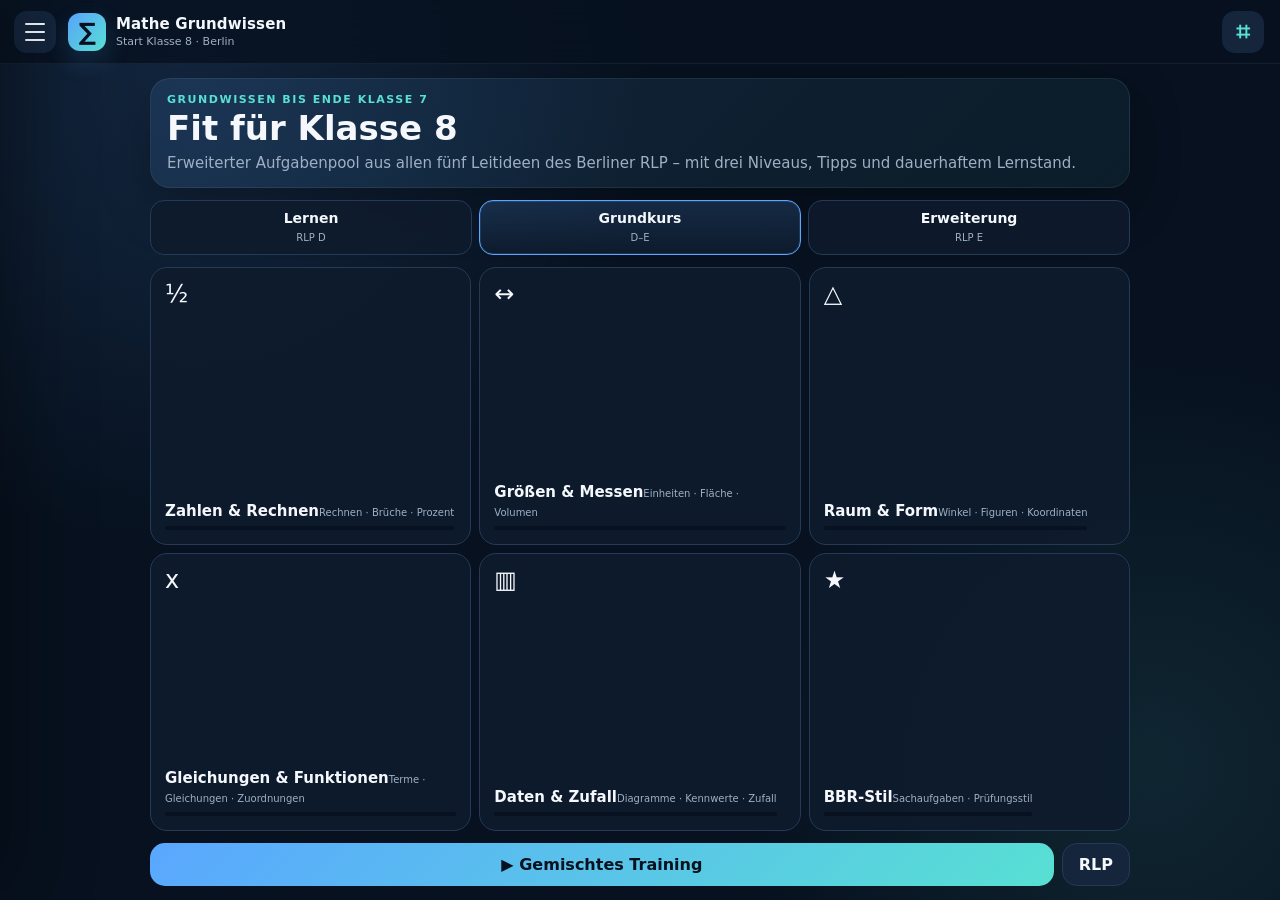
<file: index.html>
<!doctype html>
<html lang="de">
<head>
  <meta charset="utf-8">
  <meta name="viewport" content="width=device-width, initial-scale=1, maximum-scale=1, user-scalable=no, viewport-fit=cover">
  <meta name="theme-color" content="#101827">
  <meta name="description" content="Mathematik-Grundwissentrainer für den Beginn der Klasse 8 – Berlin, Sek I.">
  <meta name="mobile-web-app-capable" content="yes">
  <meta name="apple-mobile-web-app-capable" content="yes">
  <meta name="apple-mobile-web-app-status-bar-style" content="black-translucent">
  <title>CHH Mathe – Grundwissen Klasse 8</title>
  <link rel="manifest" href="manifest.webmanifest">
  <link rel="icon" href="icon.svg" type="image/svg+xml">
  <link rel="apple-touch-icon" href="icon.svg">
  <link rel="stylesheet" href="styles.css?v=6">
</head>
<body>
  <div id="app">
    <header class="topbar">
      <button class="icon-btn" id="menuBtn" aria-label="Menü öffnen" title="Menü"><span></span><span></span><span></span></button>
      <div class="brand"><div class="brand-mark">∑</div><div><strong>Mathe Grundwissen</strong><small>Start Klasse 8 · Berlin</small></div></div>
      <button class="icon-btn calc-shortcut" id="calcShortcut" aria-label="Taschenrechner öffnen" title="Taschenrechner">⌗</button>
    </header>
    <main id="mainView" aria-live="polite"></main>
    <div id="toast" class="toast" role="status" aria-live="polite"></div>
    <div id="drawerBackdrop" class="backdrop" hidden></div>
    <aside id="drawer" class="drawer" aria-label="Hauptmenü" aria-hidden="true">
      <div class="drawer-head"><div><small>CHH · Mathematik</small><h2>Menü</h2></div><button class="icon-btn plain" id="closeDrawer" aria-label="Menü schließen">×</button></div>
      <div class="drawer-body scrollable">
        <div class="drawer-section"><p class="drawer-label">Niveau</p><div class="level-stack" id="drawerLevels">
          <button data-level="lernen"><b>Lernen</b><span>RLP D · stark gestützt</span></button>
          <button data-level="g"><b>Grundkurs</b><span>RLP D–E</span></button>
          <button data-level="e"><b>Erweiterungskurs</b><span>RLP E · anspruchsvoller</span></button>
        </div></div>
        <div class="drawer-actions">
          <button id="menuHome">⌂ <span>Startseite</span></button>
          <button id="menuStats">▥ <span>Auswertung</span></button>
          <button id="menuMail">✉ <span>Auswertung senden</span></button>
          <button id="menuSheet">⎙ <span>Arbeitsblatt als PDF</span></button>
          <button id="menuCalc">⌗ <span>Taschenrechner</span></button>
          <button id="menuQr">▦ <span>QR-Code dieser Seite</span></button>
          <button id="menuRlp">≡ <span>RLP & Themen</span></button>
          <button id="menuReset">↺ <span>Lernstand zurücksetzen</span></button>
        </div>
        <label class="toggle-row" title="Zusatzthemen der Niveaustufe E, deren Behandlung in Klasse 7 von der schulinternen Reihenfolge abhängt."><span><b>Zusatzthemen</b><small>nur wenn bereits behandelt</small></span><input id="advancedToggle" type="checkbox"><i></i></label>
        <p class="drawer-hint">Eingaben erfolgen über das App-Tastenfeld: Brüche mit <b>/</b> (z. B. 3/4), gemischte Zahlen mit Leerzeichen (z. B. 2 1/2), Dezimalzahlen mit Komma. Über <b>ABC</b> lassen sich Terme und Wörter eingeben.</p>
      </div>
      <div class="drawer-foot"><span id="versionLabel">v1.5</span><span>Fortschritt bleibt auf diesem Gerät.</span></div>
    </aside>

    <dialog id="calcDialog" class="modal calc-modal"><form method="dialog" class="modal-shell scrollable">
      <div class="modal-head"><div><small>Werkzeug</small><h2>Taschenrechner</h2></div><button class="icon-btn plain" value="cancel" aria-label="Schließen">×</button></div>
      <div class="calc-display"><div id="calcExpression" class="calc-expression">&nbsp;</div><div id="calcResult" class="calc-result">0</div></div>
      <div id="calcGrid" class="calc-grid">
        <button type="button" data-calc="clear" class="danger">C</button><button type="button" data-calc="back">⌫</button><button type="button" data-calc="(">(</button><button type="button" data-calc=")">)</button>
        <button type="button" data-calc="7">7</button><button type="button" data-calc="8">8</button><button type="button" data-calc="9">9</button><button type="button" data-calc="/" class="op">÷</button>
        <button type="button" data-calc="4">4</button><button type="button" data-calc="5">5</button><button type="button" data-calc="6">6</button><button type="button" data-calc="*" class="op">×</button>
        <button type="button" data-calc="1">1</button><button type="button" data-calc="2">2</button><button type="button" data-calc="3">3</button><button type="button" data-calc="-" class="op">−</button>
        <button type="button" data-calc="0">0</button><button type="button" data-calc=",">,</button><button type="button" data-calc="%">%</button><button type="button" data-calc="+" class="op">+</button>
        <button type="button" data-calc="sqrt">√</button><button type="button" data-calc="square">x²</button><button type="button" data-calc="pi">π</button><button type="button" data-calc="equals" class="equals">=</button>
      </div>
    </form></dialog>

    <dialog id="qrDialog" class="modal"><form method="dialog" class="modal-shell compact-modal scrollable">
      <div class="modal-head"><div><small>Teilen</small><h2>QR-Code</h2></div><button class="icon-btn plain" value="cancel" aria-label="Schließen">×</button></div>
      <div id="qrCode" class="qr-box"></div><p class="qr-url" id="qrUrl"></p><p class="muted center">Der Code wird automatisch aus der aktuell geöffneten Website-Adresse erzeugt.</p>
    </form></dialog>

    <dialog id="infoDialog" class="modal"><form method="dialog" class="modal-shell info-shell scrollable">
      <div class="modal-head"><div><small>Curriculum</small><h2>RLP & Themen</h2></div><button class="icon-btn plain" value="cancel" aria-label="Schließen">×</button></div>
      <div class="rlp-summary"><div><b>Lernen</b><span>Niveaustufe D</span></div><div><b>Grundkurs</b><span>D–E</span></div><div><b>Erweiterung</b><span>E</span></div></div>
      <div class="info-grid">
        <article><b>Zahlen &amp; Operationen</b><span>Grundrechenarten, Brüche, Dezimalzahlen, Teilbarkeit; E: rationale Zahlen und Prozentrechnung.</span></article>
        <article><b>Größen &amp; Messen</b><span>Einheiten, Umfang, Fläche, Volumen; maßstäbliche und zusammengesetzte Größen.</span></article>
        <article><b>Raum &amp; Form</b><span>Winkel, Dreiecke, Symmetrie, Koordinaten, Kongruenz und geometrische Beziehungen.</span></article>
        <article><b>Gleichungen &amp; Funktionen</b><span>Terme, Gleichungen, direkte Proportionalität; E: Verhältnisgleichungen und indirekte Proportionalität.</span></article>
        <article><b>Daten &amp; Zufall</b><span>Diagramme, Kennwerte, Häufigkeiten, einfache Zufallsexperimente und Kombinatorik.</span></article>
        <article><b>BBR-Stil</b><span>Neu formulierte, alltagsbezogene Aufgaben im Stil zentraler Prüfungen – nur mit bereits bekanntem Stoff.</span></article>
      </div>
      <p class="source-note">Grundlage: Fachteil C Mathematik des Rahmenlehrplans Berlin-Brandenburg, amtliche Fassung 2023. Die Doppeljahrgangsstufe 7/8 lässt schulinterne Reihenfolgen zu; deshalb sind weiterführende E-Themen standardmäßig ausgeschaltet.</p>
    </form></dialog>

    <dialog id="statsDialog" class="modal"><form method="dialog" class="modal-shell stats-shell scrollable">
      <div class="modal-head"><div><small>Lernstand</small><h2>Auswertung</h2></div><button class="icon-btn plain" value="cancel" aria-label="Schließen">×</button></div>
      <div id="statsContent"></div>
      <div class="dialog-actions one"><button type="button" id="statsSend" class="btn secondary">✉ Auswertung an die Lehrkraft senden</button></div>
      <p class="source-note">Die Auswertung wird ausschließlich lokal auf diesem Gerät gespeichert. Sie berücksichtigt alle seit dem letzten Zurücksetzen beantworteten Aufgaben.</p>
    </form></dialog>


    <dialog id="mailDialog" class="modal mail-modal"><form method="dialog" class="modal-shell scrollable">
      <div class="modal-head"><div><small>Auswertung</small><h2>An die Lehrkraft senden</h2></div><button class="icon-btn plain" value="cancel" aria-label="Schließen">×</button></div>
      <p class="muted">Empfänger: <b id="mailTo">alexander.goehl@chh.berlin</b>. Die Nachricht wird im E-Mail-Programm vorbereitet und erst dort von dir abgeschickt.</p>
      <label class="field-label" for="userName">Name</label>
      <div class="numeric-row">
        <input id="userName" class="answer-input" type="text" inputmode="none" enterkeyhint="done" autocomplete="off" autocorrect="off" spellcheck="false" placeholder="Vor- und Nachname">
        <button type="button" id="mailSysKb" class="kb-toggle" title="Gerätetastatur ein-/ausschalten" aria-label="Gerätetastatur ein- oder ausschalten">⌨</button>
      </div>
      <div id="mailKeypadHost"></div>
      <label class="field-label" for="reportText">Diese Auswertung wird gesendet</label>
      <textarea id="reportText" class="report-text scrollable" readonly rows="8" aria-label="Auswertungstext"></textarea>
      <p id="mailStatus" class="muted center" role="status" aria-live="polite"></p>
      <p id="mailSetup" class="setup-note" hidden>Direktversand noch nicht eingerichtet: Formspree-Formular-ID in <code>app.js</code> bei <code>FORMSPREE_ID</code> eintragen.</p>
      <div class="dialog-actions"><button type="button" id="copyReport" class="btn ghost">Text kopieren</button><button type="button" id="sendReport" class="btn secondary">E-Mail öffnen</button><button type="button" id="postReport" class="btn span-2" hidden>Jetzt senden</button></div>
    </form></dialog>


    <dialog id="sheetDialog" class="modal sheet-modal"><form method="dialog" class="modal-shell scrollable">
      <div class="modal-head"><div><small>Arbeitsblatt</small><h2>Aufgaben als PDF</h2></div><button class="icon-btn plain" value="cancel" aria-label="Schließen">×</button></div>
      <div id="sheetOptions"></div>
      <label class="toggle-row"><span><b>Lösungskasten am Ende</b><small>richtige und ebenso viele falsche Ergebnisse, gemischt</small></span><input id="sheetSolutions" type="checkbox" checked><i></i></label>
      <p class="muted">Es öffnet sich der Druckdialog des Geräts. Dort als Ziel <b>„Als PDF speichern“</b> (bzw. „Microsoft Print to PDF“) wählen.</p>
      <p id="sheetStatus" class="muted center" role="status" aria-live="polite"></p>
      <div class="dialog-actions one"><button type="button" id="printSheetBtn" class="btn">⎙ Arbeitsblatt erstellen</button></div>
    </form></dialog>

    <dialog id="confirmDialog" class="modal"><form method="dialog" class="modal-shell compact-modal">
      <div class="modal-head"><div><small>Lernstand</small><h2>Zurücksetzen?</h2></div></div><p class="muted">Alle auf diesem Gerät gespeicherten Treffer, Fehler und Serien werden gelöscht.</p>
      <div class="dialog-actions"><button value="cancel" class="btn ghost">Abbrechen</button><button value="ok" id="confirmReset" class="btn danger-btn">Zurücksetzen</button></div>
    </form></dialog>

    <script src="app.js?v=6"></script>
  </div>
  <div id="printSheet" aria-hidden="true"></div>
</body>
</html>
</file>
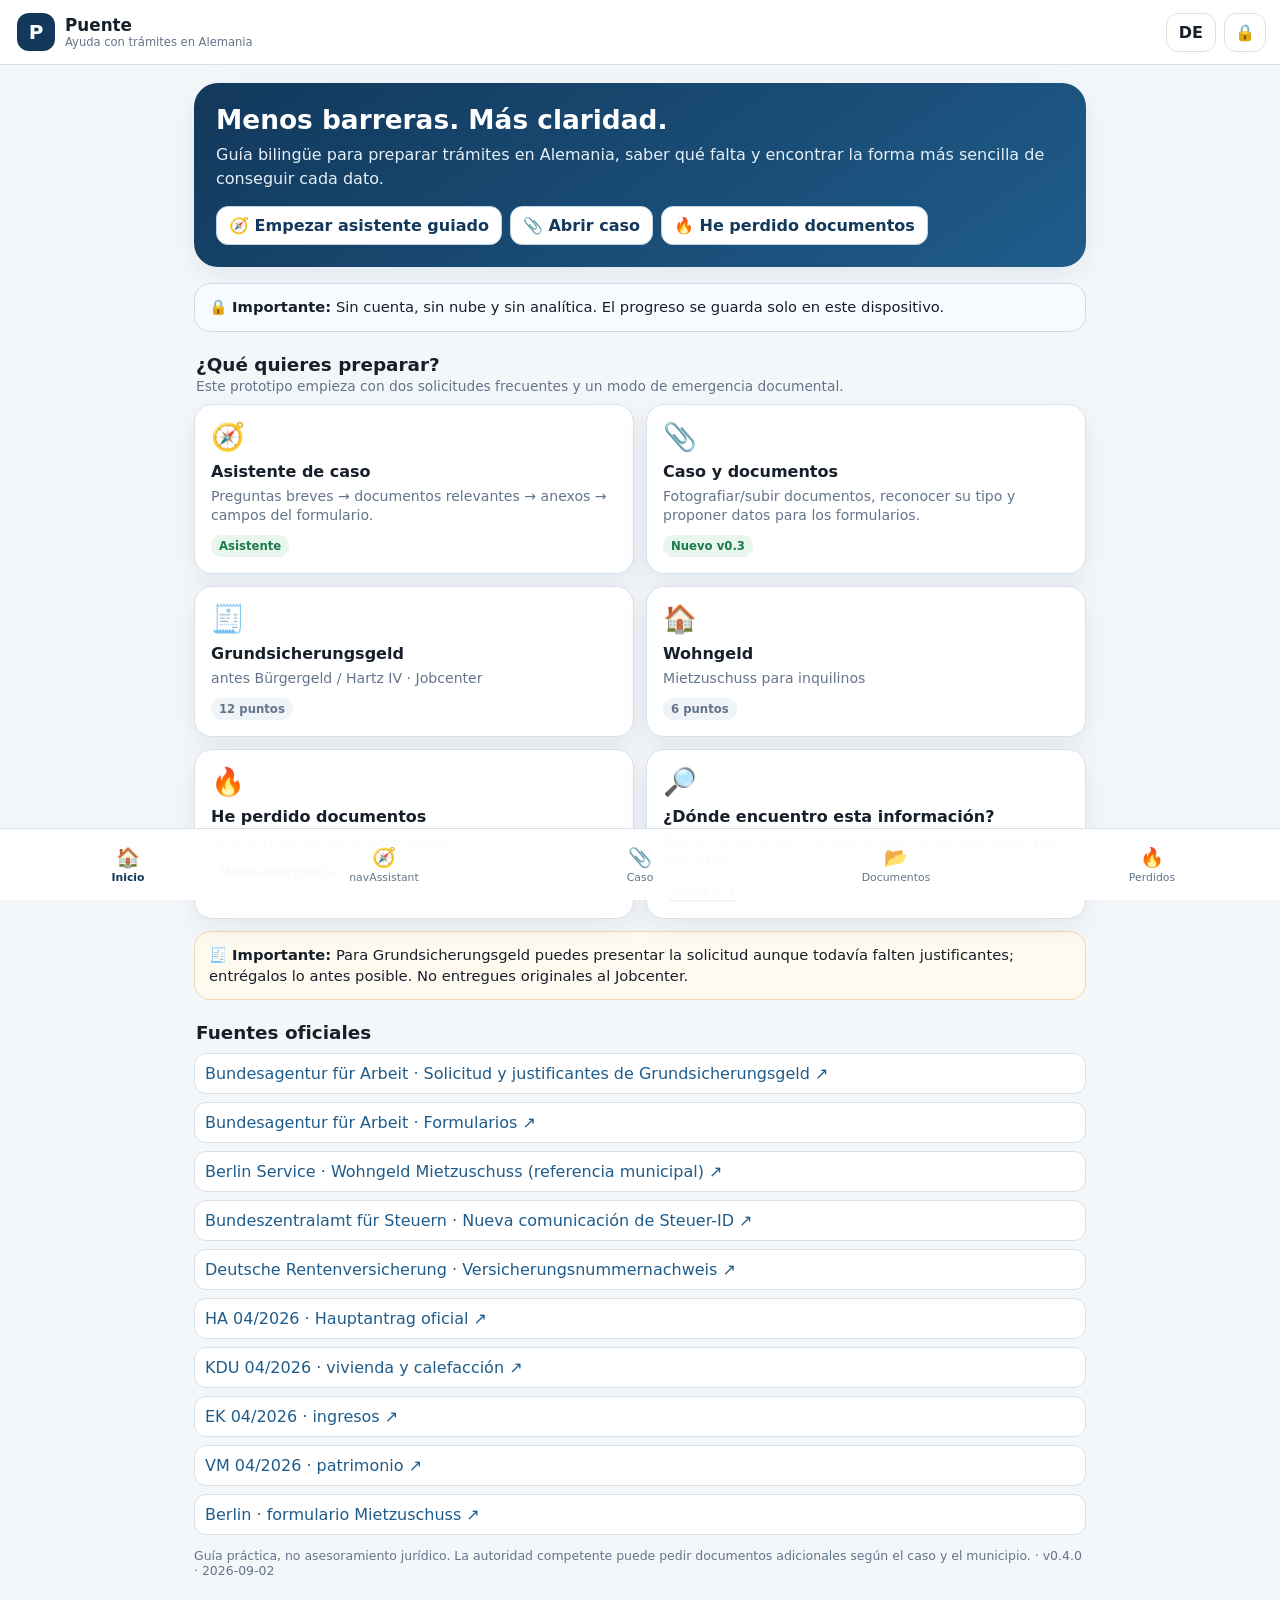
<file: puente/index.html>
<!doctype html>
<html lang="es">
<head>
  <meta charset="utf-8">
  <meta name="viewport" content="width=device-width,initial-scale=1,viewport-fit=cover">
  <meta name="theme-color" content="#12385b">
  <meta name="description" content="Navegador bilingüe de trámites para personas hispanohablantes en Alemania.">
  <title>Puente · Ayuda con trámites</title>
  <link rel="manifest" href="manifest.webmanifest">
  <link rel="stylesheet" href="styles.css">
</head>
<body>
  <header class="topbar">
    <button id="homeBtn" class="brand-btn" aria-label="Inicio">
      <span class="brand-mark">P</span>
      <span><strong>Puente</strong><small id="brandSubtitle">Ayuda con trámites en Alemania</small></span>
    </button>
    <div class="top-actions">
      <button id="langBtn" class="chip" type="button">DE</button>
      <button id="privacyBtn" class="icon-btn" type="button" aria-label="Privacidad">🔒</button>
    </div>
  </header>

  <main id="app" class="app-shell" aria-live="polite"></main>

  <nav class="bottom-nav" aria-label="Navegación">
    <button data-route="home" class="nav-btn active"><span>🏠</span><small data-i18n="navHome">Inicio</small></button>
    <button data-route="assistant" class="nav-btn"><span>🧭</span><small data-i18n="navAssistant">Asistente</small></button>
    <button data-route="case" class="nav-btn"><span>📎</span><small id="caseNavLabel">Caso</small></button>
    <button data-route="docs" class="nav-btn"><span>📂</span><small data-i18n="navDocs">Documentos</small></button>
    <button data-route="lost" class="nav-btn"><span>🔥</span><small data-i18n="navLost">Perdidos</small></button>
  </nav>

  <dialog id="modal" class="modal">
    <form method="dialog" class="modal-card">
      <div class="modal-head">
        <h2 id="modalTitle"></h2>
        <button class="icon-btn" value="cancel" aria-label="Cerrar">✕</button>
      </div>
      <div id="modalBody"></div>
    </form>
  </dialog>

  <script src="loader.js"></script>
</body>
</html>
</file>
<file: styles.css>
:root{
  --bg:#07111f;--panel:#0e1b2d;--panel2:#14253c;--line:#243a56;--text:#f4f7fb;--muted:#9fb0c5;--blue:#5aa7ff;--cyan:#58e0d3;--green:#65d38e;--yellow:#ffd166;--red:#ff7373;--violet:#b99cff;--shadow:0 18px 50px rgba(0,0,0,.28);--r:20px
}
*{box-sizing:border-box}html,body,#app{width:100%;height:100%;margin:0;overflow:hidden;overscroll-behavior:none}html{background:var(--bg)}body{position:fixed;inset:0;touch-action:manipulation;min-height:100vh;min-height:100dvh;font-family:Inter,ui-sans-serif,system-ui,-apple-system,BlinkMacSystemFont,"Segoe UI",sans-serif;color:var(--text);background:radial-gradient(circle at 15% 10%,rgba(90,167,255,.14),transparent 34%),radial-gradient(circle at 90% 85%,rgba(88,224,211,.10),transparent 30%),var(--bg);-webkit-tap-highlight-color:transparent}button,input{font:inherit}button{touch-action:manipulation}#app{display:grid;grid-template-rows:auto minmax(0,1fr);position:relative}.topbar{height:64px;min-height:64px;padding:env(safe-area-inset-top) max(14px,env(safe-area-inset-right)) 0 max(14px,env(safe-area-inset-left));display:grid;grid-template-columns:44px minmax(0,1fr) 44px;gap:10px;align-items:center;border-bottom:1px solid rgba(255,255,255,.06);background:rgba(7,17,31,.78);backdrop-filter:blur(16px);z-index:4}.brand{display:flex;align-items:center;gap:10px;min-width:0}.brand-mark{width:38px;height:38px;border-radius:12px;display:grid;place-items:center;background:linear-gradient(135deg,var(--blue),var(--cyan));color:#07111f;font-size:24px;font-weight:900;box-shadow:0 10px 25px rgba(90,167,255,.18)}.brand strong,.brand small{display:block;white-space:nowrap;overflow:hidden;text-overflow:ellipsis}.brand strong{font-size:15px;letter-spacing:.01em}.brand small{font-size:11px;color:var(--muted);margin-top:2px}.icon-btn{width:42px;height:42px;border:0;border-radius:13px;display:grid;place-items:center;color:var(--text);background:var(--panel2);cursor:pointer;font-weight:800;font-size:22px}.icon-btn:active{transform:scale(.96)}.icon-btn.plain{background:transparent}#menuBtn{gap:4px;padding:11px}#menuBtn span{height:2px;width:20px;border-radius:2px;background:var(--text);display:block}.calc-shortcut{font-size:24px;color:var(--cyan)}#mainView{min-height:0;overflow:hidden;width:100%;height:100%;padding:14px max(14px,env(safe-area-inset-right)) max(14px,env(safe-area-inset-bottom)) max(14px,env(safe-area-inset-left))}.home-screen,.trainer-screen,.result-screen{width:min(100%,980px);height:100%;margin:0 auto;min-height:0}.home-screen{display:grid;grid-template-rows:auto auto minmax(0,1fr) auto;gap:10px}.hero{border:1px solid rgba(255,255,255,.07);border-radius:var(--r);padding:14px 16px;background:linear-gradient(135deg,rgba(90,167,255,.12),rgba(88,224,211,.06));box-shadow:var(--shadow)}.kicker{font-size:11px;text-transform:uppercase;letter-spacing:.14em;color:var(--cyan);font-weight:800}.hero h1{font-size:clamp(21px,5vw,34px);line-height:1.05;margin:5px 0 6px}.hero p{font-size:clamp(12px,2.7vw,15px);color:var(--muted);margin:0;line-height:1.35}.level-picker{display:grid;grid-template-columns:repeat(3,1fr);gap:7px}.level-picker button{border:1px solid var(--line);border-radius:14px;background:rgba(14,27,45,.86);color:var(--muted);padding:9px 7px;min-width:0;cursor:pointer}.level-picker button b{display:block;color:var(--text);font-size:clamp(11px,2.7vw,14px);white-space:nowrap;overflow:hidden;text-overflow:ellipsis}.level-picker button small{font-size:10px}.level-picker button.active{border-color:var(--blue);background:linear-gradient(180deg,rgba(90,167,255,.18),rgba(14,27,45,.92));box-shadow:inset 0 0 0 1px rgba(90,167,255,.18)}.topic-grid{min-height:0;display:grid;grid-template-columns:repeat(2,minmax(0,1fr));grid-template-rows:repeat(3,minmax(0,1fr));gap:8px}.topic-card{border:1px solid var(--line);border-radius:17px;background:rgba(14,27,45,.9);color:var(--text);padding:10px 11px;text-align:left;cursor:pointer;min-height:0;display:flex;flex-direction:column;justify-content:space-between;overflow:hidden;transition:.18s ease}.topic-card:active{transform:scale(.985)}.topic-icon{font-size:clamp(17px,4vw,24px);line-height:1}.topic-card b{font-size:clamp(12px,3.1vw,15px);line-height:1.1;margin-top:5px}.topic-card small{font-size:10px;color:var(--muted);line-height:1.15;margin-top:3px}.mini-progress{height:4px;background:#07111f;border-radius:8px;overflow:hidden;margin-top:6px}.mini-progress i{display:block;height:100%;border-radius:inherit;background:linear-gradient(90deg,var(--blue),var(--cyan))}.start-row{display:grid;grid-template-columns:minmax(0,1fr) auto;gap:8px}.btn{border:0;border-radius:15px;padding:11px 16px;font-weight:800;cursor:pointer;color:#07111f;background:linear-gradient(135deg,var(--blue),var(--cyan))}.btn.secondary{background:var(--panel2);color:var(--text);border:1px solid var(--line)}.btn.ghost{background:transparent;color:var(--text);border:1px solid var(--line)}.trainer-screen{display:grid;grid-template-rows:auto minmax(0,1fr) auto auto;gap:8px}.session-head{display:grid;grid-template-columns:minmax(0,1fr) auto;gap:10px;align-items:center}.session-meta{min-width:0}.session-meta .line1{display:flex;gap:7px;align-items:center;min-width:0}.session-meta b{font-size:13px;white-space:nowrap;overflow:hidden;text-overflow:ellipsis}.pill{font-size:10px;padding:4px 7px;border-radius:999px;background:rgba(90,167,255,.14);color:var(--blue);border:1px solid rgba(90,167,255,.24);white-space:nowrap}.session-meta small{display:block;color:var(--muted);font-size:10px;margin-top:4px}.score-pill{font-size:12px;border:1px solid var(--line);background:var(--panel);padding:7px 9px;border-radius:12px;white-space:nowrap}.progress-track{grid-column:1/-1;height:5px;border-radius:9px;overflow:hidden;background:var(--panel2)}.progress-track i{height:100%;display:block;background:linear-gradient(90deg,var(--blue),var(--cyan));transition:width .25s ease}.question-card{min-height:0;border:1px solid rgba(255,255,255,.07);border-radius:22px;background:linear-gradient(180deg,rgba(20,37,60,.96),rgba(14,27,45,.96));box-shadow:var(--shadow);padding:clamp(13px,3vw,21px);display:grid;grid-template-rows:auto minmax(0,1fr) auto;gap:8px;overflow:hidden}.q-top{display:flex;justify-content:space-between;align-items:center;gap:8px}.q-label{font-size:10px;text-transform:uppercase;letter-spacing:.12em;color:var(--cyan);font-weight:800}.q-difficulty{font-size:10px;color:var(--muted)}.q-body{min-height:0;display:flex;flex-direction:column;align-items:center;justify-content:center;gap:clamp(7px,2vh,14px);text-align:center;overflow:hidden}.q-body h2{margin:0;max-width:850px;font-size:clamp(18px,4.7vw,31px);line-height:1.15;font-weight:800}.q-context{font-size:clamp(11px,2.6vw,14px);color:var(--muted);line-height:1.3;max-width:760px}.visual{width:min(100%,460px);max-height:31%;display:grid;place-items:center}.visual svg{max-width:100%;max-height:100%;display:block}.answer-area{width:min(100%,680px);margin:0 auto}.mc-grid{display:grid;grid-template-columns:repeat(2,minmax(0,1fr));gap:7px}.answer-btn{border:1px solid var(--line);border-radius:14px;background:#0b1727;color:var(--text);min-height:46px;padding:9px;font-weight:750;cursor:pointer}.answer-btn.selected{border-color:var(--blue);box-shadow:inset 0 0 0 1px var(--blue);background:rgba(90,167,255,.12)}.answer-btn.correct{border-color:var(--green);background:rgba(101,211,142,.12)}.answer-btn.wrong{border-color:var(--red);background:rgba(255,115,115,.12)}.numeric-row{display:grid;grid-template-columns:minmax(0,1fr) auto;gap:8px}.answer-input{width:100%;height:48px;border-radius:14px;border:1px solid var(--line);background:#081421;color:var(--text);padding:0 14px;font-size:19px;font-weight:800;outline:none}.answer-input:focus{border-color:var(--blue);box-shadow:0 0 0 3px rgba(90,167,255,.12)}.unit-label{display:flex;align-items:center;color:var(--muted);font-weight:700;font-size:13px}.q-feedback{min-height:39px;border-radius:13px;padding:7px 9px;display:flex;align-items:center;gap:8px;background:rgba(7,17,31,.55);font-size:11px;line-height:1.25;color:var(--muted)}.q-feedback strong{color:var(--text)}.q-feedback.good{border:1px solid rgba(101,211,142,.35);background:rgba(101,211,142,.08)}.q-feedback.bad{border:1px solid rgba(255,115,115,.32);background:rgba(255,115,115,.07)}.session-actions{display:grid;grid-template-columns:auto minmax(0,1fr) auto;gap:8px}.session-actions .btn{padding:10px 13px}.session-actions .main-action{width:100%}.result-screen{display:grid;place-items:center}.result-card{width:min(100%,600px);max-height:100%;border:1px solid var(--line);border-radius:24px;background:linear-gradient(180deg,var(--panel2),var(--panel));box-shadow:var(--shadow);padding:clamp(16px,4vw,26px);text-align:center}.result-ring{width:104px;height:104px;border-radius:50%;margin:0 auto 10px;display:grid;place-items:center;background:conic-gradient(var(--cyan) var(--pct),var(--line) 0)}.result-ring div{width:82px;height:82px;border-radius:50%;background:var(--panel);display:grid;place-items:center}.result-ring b{font-size:26px}.result-card h2{margin:4px 0 5px;font-size:25px}.result-card p{margin:0;color:var(--muted);font-size:13px}.result-stats{display:grid;grid-template-columns:repeat(3,1fr);gap:7px;margin:14px 0}.result-stats div{border:1px solid var(--line);border-radius:14px;padding:9px 5px;background:#0a1727}.result-stats b{display:block;font-size:18px}.result-stats small{color:var(--muted);font-size:9px}.result-actions{display:grid;grid-template-columns:1fr 1fr;gap:8px}.backdrop{position:fixed;inset:0;background:rgba(0,0,0,.52);z-index:20;backdrop-filter:blur(3px)}.drawer{position:fixed;z-index:21;left:0;top:0;bottom:0;width:min(88vw,360px);background:#0a1626;border-right:1px solid var(--line);box-shadow:35px 0 70px rgba(0,0,0,.3);padding:max(16px,env(safe-area-inset-top)) 16px max(16px,env(safe-area-inset-bottom));transform:translateX(-104%);transition:transform .23s ease;display:grid;grid-template-rows:auto minmax(0,1fr) auto;gap:11px;overflow:hidden}.drawer.open{transform:translateX(0)}.drawer-head{display:flex;justify-content:space-between;align-items:center}.drawer-head small,.drawer-label{color:var(--muted);font-size:10px;text-transform:uppercase;letter-spacing:.13em}.drawer-head h2{margin:2px 0 0;font-size:24px}.drawer-label{margin:0 0 6px}.level-stack{display:grid;gap:5px}.level-stack button{border:1px solid var(--line);background:var(--panel);color:var(--text);border-radius:12px;padding:8px 10px;text-align:left;cursor:pointer}.level-stack button b,.level-stack button span{display:block}.level-stack button b{font-size:12px}.level-stack button span{font-size:9px;color:var(--muted);margin-top:2px}.level-stack button.active{border-color:var(--blue);background:rgba(90,167,255,.10)}.drawer-actions{display:grid;align-content:start;gap:5px}.drawer-actions button{min-height:43px;border:0;border-radius:12px;background:transparent;color:var(--text);display:grid;grid-template-columns:28px 1fr;align-items:center;text-align:left;padding:7px 9px;cursor:pointer}.drawer-actions button:hover{background:var(--panel)}.drawer-actions span{font-size:13px}.toggle-row{display:grid;grid-template-columns:minmax(0,1fr) auto;gap:9px;align-items:center;border:1px solid var(--line);border-radius:13px;padding:9px 10px;background:var(--panel)}.toggle-row b,.toggle-row small{display:block}.toggle-row b{font-size:11px}.toggle-row small{font-size:9px;color:var(--muted);margin-top:2px}.toggle-row input{display:none}.toggle-row i{width:38px;height:22px;border-radius:999px;background:#26384e;position:relative;transition:.2s}.toggle-row i::after{content:"";position:absolute;width:16px;height:16px;border-radius:50%;background:white;left:3px;top:3px;transition:.2s}.toggle-row input:checked+i{background:var(--blue)}.toggle-row input:checked+i::after{left:19px}.drawer-foot{display:flex;justify-content:space-between;gap:8px;color:var(--muted);font-size:8px}.modal{width:min(94vw,520px);max-width:94vw;max-height:92dvh;border:1px solid var(--line);border-radius:22px;padding:0;background:#0b1727;color:var(--text);box-shadow:0 30px 90px rgba(0,0,0,.5)}.modal::backdrop{background:rgba(0,0,0,.68);backdrop-filter:blur(5px)}.modal-shell{padding:16px;margin:0;display:grid;gap:12px;max-height:90dvh;overflow-y:auto;overscroll-behavior:contain}.compact-modal{width:min(94vw,390px);margin:auto}.modal-head{display:flex;justify-content:space-between;align-items:center}.modal-head small{font-size:9px;text-transform:uppercase;letter-spacing:.13em;color:var(--cyan)}.modal-head h2{margin:2px 0 0;font-size:21px}.calc-display{background:#06101c;border:1px solid var(--line);border-radius:16px;padding:9px 11px;text-align:right;overflow:hidden}.calc-expression{color:var(--muted);font-size:11px;white-space:nowrap;overflow:hidden;text-overflow:ellipsis;min-height:16px}.calc-result{font-size:clamp(25px,7vw,36px);font-weight:850;white-space:nowrap;overflow:hidden;text-overflow:ellipsis}.calc-grid{display:grid;grid-template-columns:repeat(4,1fr);gap:6px}.calc-grid button{height:clamp(42px,8vh,54px);border:1px solid var(--line);border-radius:12px;background:var(--panel2);color:var(--text);font-weight:800;font-size:16px;cursor:pointer}.calc-grid button.op{color:var(--cyan)}.calc-grid button.danger{color:var(--red)}.calc-grid button.equals{background:linear-gradient(135deg,var(--blue),var(--cyan));color:#07111f}.qr-box{width:min(62vw,250px);aspect-ratio:1;margin:2px auto;padding:12px;background:white;border-radius:16px;display:grid;place-items:center;overflow:hidden}.qr-box img,.qr-box canvas{max-width:100%;max-height:100%}.qr-url{font-size:9px;color:var(--muted);word-break:break-all;text-align:center;margin:0}.muted{color:var(--muted);font-size:11px;line-height:1.35;margin:0}.center{text-align:center}.info-shell{width:min(94vw,700px)}.rlp-summary{display:grid;grid-template-columns:repeat(3,1fr);gap:6px}.rlp-summary div{border:1px solid var(--line);border-radius:12px;padding:8px;background:var(--panel);text-align:center}.rlp-summary b,.rlp-summary span{display:block}.rlp-summary b{font-size:10px}.rlp-summary span{color:var(--muted);font-size:8px;margin-top:2px}.info-grid{display:grid;grid-template-columns:1fr 1fr;gap:6px}.info-grid article{border:1px solid var(--line);border-radius:12px;padding:8px;background:#081421}.info-grid b,.info-grid span{display:block}.info-grid b{font-size:10px}.info-grid span{font-size:8.5px;color:var(--muted);line-height:1.28;margin-top:3px}.source-note{font-size:8px;color:var(--muted);line-height:1.35;margin:0}.dialog-actions{display:grid;grid-template-columns:1fr 1fr;gap:8px}.danger-btn{background:var(--red);color:#260606}.toast{position:fixed;z-index:50;left:50%;bottom:max(18px,env(safe-area-inset-bottom));transform:translate(-50%,18px);background:#13233a;border:1px solid var(--line);border-radius:999px;padding:9px 13px;color:var(--text);font-size:11px;opacity:0;pointer-events:none;transition:.2s;box-shadow:var(--shadow);white-space:nowrap}.toast.show{opacity:1;transform:translate(-50%,0)}@media (min-width:720px){.topic-grid{grid-template-columns:repeat(3,1fr);grid-template-rows:repeat(2,1fr)}.home-screen{gap:12px}.topic-card{padding:14px}}@media (max-height:700px){.topbar{height:56px;min-height:56px}#mainView{padding-top:9px;padding-bottom:9px}.hero{padding:10px 13px}.hero h1{font-size:20px}.hero p{font-size:11px}.level-picker button{padding:6px 5px}.topic-card{padding:7px 9px}.topic-card small{font-size:8.5px}.mini-progress{margin-top:4px}.btn{padding:9px 13px}.question-card{padding:11px;gap:5px}.q-body h2{font-size:clamp(16px,4.3vw,24px)}.q-context{font-size:10px}.answer-btn{min-height:39px;padding:6px;font-size:12px}.answer-input{height:42px;font-size:16px}.q-feedback{min-height:32px;padding:5px 8px;font-size:9.5px}.session-actions .btn{padding:8px 11px;font-size:11px}}@media (max-height:590px){.hero p,.topic-card small,.session-meta small{display:none}.hero{padding:8px 11px}.hero h1{margin:2px 0;font-size:18px}.topic-card b{font-size:11px}.q-context{display:none}.visual{max-height:24%}}@media (prefers-reduced-motion:reduce){*,*::before,*::after{scroll-behavior:auto!important;transition:none!important;animation:none!important}}

/* ---------- Menü: einziger scrollbarer Bereich der Anwendung ---------- */
.drawer-body{min-height:0;overflow-y:auto;overscroll-behavior:contain;-webkit-overflow-scrolling:touch;display:grid;align-content:start;gap:12px;padding-right:4px}
.drawer-body::-webkit-scrollbar{width:5px}
.drawer-body::-webkit-scrollbar-thumb{background:var(--line);border-radius:9px}
.drawer-hint{font-size:9px;line-height:1.4;color:var(--muted);margin:0;border-top:1px solid var(--line);padding-top:9px}
.drawer-hint b{color:var(--text)}
.scrollable{-webkit-overflow-scrolling:touch}

/* ------------------- App-internes Eingabefeld ------------------- */
.answer-dock{display:grid;gap:6px;min-height:0}
.input-shell{display:grid;gap:5px}
.numeric-row{display:grid;grid-template-columns:minmax(0,1fr) auto auto;gap:8px;align-items:center}
.answer-input{width:100%;height:clamp(40px,6.4vh,52px);border-radius:14px;border:1px solid var(--line);background:#081421;color:var(--text);padding:0 14px;font-size:clamp(16px,2.6vh,21px);font-weight:800;outline:none;letter-spacing:.02em}
.answer-input:focus{border-color:var(--blue);box-shadow:0 0 0 3px rgba(90,167,255,.12)}
.answer-input:disabled{opacity:.75}
.kb-toggle{width:clamp(38px,5.6vh,46px);height:clamp(38px,5.6vh,46px);border:1px solid var(--line);border-radius:12px;background:var(--panel2);color:var(--muted);font-size:17px;cursor:pointer}
.kb-toggle.active{color:#07111f;background:linear-gradient(135deg,var(--blue),var(--cyan));border-color:transparent}
.kb-toggle:disabled{opacity:.4}
.pretty-preview{display:flex;justify-content:center;min-height:0}
.pf{display:inline-flex;align-items:center;gap:6px;font-size:15px;font-weight:800;color:var(--cyan)}
.pf-frac{display:inline-flex;flex-direction:column;align-items:center;line-height:1.05}
.pf-frac i{font-style:normal;padding:0 4px}
.pf-frac i:first-child{border-bottom:2px solid var(--cyan)}

/* -------------------------- Tastenfeld -------------------------- */
.keypad{display:grid;gap:5px;user-select:none}
.keypad .kp-page{display:none;gap:5px;grid-auto-rows:minmax(0,auto)}
.keypad[data-page="num"] .kp-num,.keypad[data-page="abc"] .kp-abc{display:grid}
.kp-row{display:flex;gap:5px}
.kp{flex:1;min-width:0;height:clamp(30px,5.4vh,48px);border:1px solid var(--line);border-radius:11px;background:var(--panel2);color:var(--text);font-weight:800;font-size:clamp(12px,2.3vh,18px);cursor:pointer;padding:0}
.kp:active{transform:scale(.96)}
.kp.op{color:var(--cyan)}
.kp.danger{color:var(--red)}
.kp.mode{color:var(--blue);font-size:clamp(10px,1.8vh,14px);letter-spacing:.04em}
.keypad.locked{opacity:.4;pointer-events:none}
@media (hover:hover){.kp:hover{background:#1b3050}}

.q-note{margin:0;font-size:clamp(10px,2.2vw,12px);color:var(--yellow);font-weight:700}
.qr-fallback{font-size:11px;color:#07111f;text-align:center;margin:0;padding:8px;line-height:1.35}

/* ------------------------- Auswertung --------------------------- */
.eval-overview{display:grid;grid-template-columns:repeat(4,1fr);gap:7px}
.eval-overview>div{border:1px solid var(--line);border-radius:14px;background:#081421;padding:10px 5px;text-align:center}
.eval-overview b,.eval-overview small{display:block}
.eval-overview b{font-size:19px}
.eval-overview small{font-size:8px;color:var(--muted);margin-top:2px}
.eval-meta{display:flex;justify-content:space-between;gap:10px;color:var(--muted);font-size:9px}
.eval-meta b{color:var(--text)}
.stats-shell{width:min(94vw,620px)}
.stats-shell h3{font-size:11px;margin:2px 0 0;color:var(--text)}
.eval-rows{display:grid;gap:7px}
.eval-row{border:1px solid var(--line);border-radius:12px;background:#081421;padding:8px}
.eval-row-head{display:flex;justify-content:space-between;gap:8px;align-items:center}
.eval-row-head b{font-size:10px}
.eval-row-head span{font-size:8px;color:var(--muted);white-space:nowrap}
.eval-bar{height:6px;border-radius:999px;background:#07111f;overflow:hidden;margin-top:6px}
.eval-bar i{display:block;height:100%;border-radius:inherit;background:linear-gradient(90deg,var(--blue),var(--cyan))}
.eval-levels{display:grid;grid-template-columns:repeat(3,1fr);gap:6px}
.eval-level{border:1px solid var(--line);border-radius:12px;background:#081421;padding:8px;text-align:center}
.eval-level b,.eval-level span{display:block}
.eval-level b{font-size:9px}
.eval-level span{font-size:8px;color:var(--muted);margin-top:2px}
@media(max-width:430px){.eval-overview{grid-template-columns:repeat(2,1fr)}.eval-levels{grid-template-columns:1fr}.eval-meta{flex-direction:column;gap:3px}}

/* --------------- Anpassungen für flache Bildschirme -------------- */
@media (max-height:700px){
  .answer-dock{gap:4px}
  .keypad,.keypad .kp-page{gap:4px}
  .kp-row{gap:4px}
  .kp{border-radius:9px}
  .q-note{font-size:10px}
}
@media (max-height:560px){
  .question-card .visual{max-height:20%}
  .pretty-preview{display:none}
}
@media (min-width:720px){
  .answer-dock{width:min(100%,680px);margin:0 auto}
}

@media (max-height:480px){
  .kp{height:clamp(24px,4.6vh,34px);border-radius:8px}
  .answer-input{height:34px;font-size:15px}
  .kb-toggle{width:34px;height:34px;font-size:14px}
  .session-head small,.q-note{display:none}
}

/* Frage darf nicht gestaucht werden – die Grafik gibt zuerst nach */
.q-body h2{flex:0 0 auto}
.q-body .visual{flex:1 1 auto;min-height:0}

/* Breite, flache Bildschirme: Aufgabe und Eingabe nebeneinander */
@media (max-height:560px) and (min-width:640px){
  .trainer-screen{grid-template-columns:minmax(0,1fr) minmax(230px,330px);grid-template-rows:auto minmax(0,1fr) auto;column-gap:10px}
  .session-head{grid-column:1/-1}
  .question-card{grid-column:1;grid-row:2}
  .answer-dock{grid-column:2;grid-row:2;align-content:center;width:100%}
  .session-actions{grid-column:1/-1}
  .q-body h2{font-size:clamp(15px,2.6vw,22px)}
}

/* ------------------ Auswertung per E-Mail senden ----------------- */
.mail-modal{width:min(94vw,560px)}
.field-label{font-size:9px;text-transform:uppercase;letter-spacing:.13em;color:var(--muted);margin:0}
.report-text{width:100%;max-height:26vh;border:1px solid var(--line);border-radius:14px;background:#081421;color:var(--text);padding:10px 12px;font-family:ui-monospace,SFMono-Regular,Consolas,monospace;font-size:11px;line-height:1.45;resize:none;overflow-y:auto;overscroll-behavior:contain}
.dialog-actions.one{grid-template-columns:1fr}
.span-2{grid-column:1/-1}
#mailStatus{min-height:15px}
#mailKeypadHost .keypad{margin-top:2px}

.mail-modal .dialog-actions{position:sticky;bottom:0;z-index:2;background:#0b1727;padding:8px 0 2px;box-shadow:0 -10px 14px rgba(11,23,39,.9)}
@media (max-height:620px){
  .report-text{max-height:14vh;font-size:10px;padding:7px 9px}
  .mail-modal .muted{font-size:10px}
  .mail-modal #mailKeypadHost .kp{height:clamp(24px,4.4vh,34px)}
}

/* -------------------- Arbeitsblatt-Dialog ----------------------- */
.sheet-modal{width:min(94vw,560px)}
.chip-row{display:flex;flex-wrap:wrap;gap:5px}
.chip-row button{border:1px solid var(--line);background:var(--panel);color:var(--muted);border-radius:999px;padding:7px 11px;font-size:11px;font-weight:750;cursor:pointer}
.chip-row button.active{border-color:var(--blue);background:rgba(90,167,255,.16);color:var(--text)}
.chip-row button:active{transform:scale(.97)}
.setup-note{font-size:9.5px;line-height:1.4;color:var(--yellow);margin:0;border:1px dashed rgba(255,209,102,.4);border-radius:10px;padding:7px 9px}
.setup-note code{font-family:ui-monospace,Consolas,monospace;font-size:9.5px}
#printSheet{display:none}

/* ------------------------ Druckausgabe -------------------------- */
@media print{
  html,body{position:static!important;inset:auto!important;width:auto!important;height:auto!important;overflow:visible!important;background:#fff!important;color:#000!important}
  #app,#toast,#drawer,#drawerBackdrop,dialog{display:none!important}
  #printSheet{display:block!important}
  @page{size:A4 portrait;margin:16mm 15mm}
  .ws{font-family:"Segoe UI",Inter,system-ui,sans-serif;color:#000;font-size:11pt;line-height:1.35}
  .ws-head{border-bottom:2px solid #000;padding-bottom:6pt;margin-bottom:10pt}
  .ws-head h1{font-size:15pt;margin:0 0 3pt}
  .ws-meta{margin:0;font-size:9pt;color:#333}
  .ws-name{margin:8pt 0 0;font-size:10pt}
  .ws-list{margin:0;padding:0;list-style:none;counter-reset:ws}
  .ws-item{break-inside:avoid;page-break-inside:avoid;margin:0 0 11pt;padding:0 0 7pt;border-bottom:1px dotted #bbb}
  .ws-q{font-size:11pt}
  .ws-q b{margin-right:5pt}
  .ws-note{font-size:8.5pt;font-style:italic;color:#444;margin-top:2pt}
  .ws-visual{margin:5pt 0;max-width:78mm}
  .ws-visual svg{width:100%;height:auto;display:block}
  .ws-options{display:grid;grid-template-columns:1fr 1fr;gap:2pt 10pt;margin-top:4pt;font-size:10pt}
  .ws-line{margin-top:7pt;font-size:10pt}
  .ws-blank{display:inline-block;min-width:38mm;border-bottom:1px solid #000;height:1em;vertical-align:-2pt}
  .ws-blank.wide{min-width:58mm}
  .ws-line i{font-style:normal;color:#333}
  .ws-topic{font-size:8pt;color:#666;margin-top:3pt}
  .ws-solutions{break-inside:avoid;page-break-inside:avoid;border:1.5pt solid #000;border-radius:4pt;padding:8pt 10pt;margin-top:12pt}
  .ws-solutions h2{font-size:12pt;margin:0 0 3pt}
  .ws-solutions p{font-size:9pt;margin:0 0 6pt;color:#333}
  .ws-chips{display:flex;flex-wrap:wrap;gap:4pt 6pt}
  .ws-chips span{border:1px solid #666;border-radius:3pt;padding:2pt 6pt;font-size:10pt;white-space:nowrap}
  .ws-foot{margin-top:10pt;font-size:8pt;color:#666;border-top:1px solid #ccc;padding-top:4pt}
}
</file>
<file: puente/styles.css>
:root{
  --bg:#f4f7fa;--surface:#fff;--surface2:#eef4f8;--ink:#17202a;--muted:#64748b;
  --brand:#12385b;--brand2:#1f5c8b;--accent:#e8f2fa;--ok:#1d7a4a;--warn:#ad6700;--bad:#a23a3a;
  --line:#d9e1e8;--shadow:0 8px 28px rgba(18,56,91,.08);--radius:18px
}
*{box-sizing:border-box}
html{background:var(--bg);color:var(--ink);font-family:Inter,system-ui,-apple-system,BlinkMacSystemFont,"Segoe UI",Roboto,Arial,sans-serif}
body{margin:0;min-height:100vh;padding-bottom:88px}
button,input{font:inherit}button{cursor:pointer}a{color:var(--brand2)}
.topbar{position:sticky;top:0;z-index:10;display:flex;justify-content:space-between;align-items:center;padding:10px 14px;background:rgba(255,255,255,.96);backdrop-filter:blur(12px);border-bottom:1px solid var(--line)}
.brand-btn{display:flex;align-items:center;gap:10px;border:0;background:none;color:var(--ink);padding:3px;text-align:left}
.brand-btn strong{display:block;font-size:1.05rem}.brand-btn small{display:block;color:var(--muted);font-size:.72rem}
.brand-mark{width:38px;height:38px;border-radius:12px;background:var(--brand);color:#fff;display:grid;place-items:center;font-weight:800;font-size:1.25rem}
.top-actions{display:flex;gap:8px}
.chip,.icon-btn,.ghost-btn,.primary-btn,.secondary-btn,.status-btn{border:1px solid var(--line);background:var(--surface);border-radius:12px;padding:9px 12px;color:var(--ink)}
.icon-btn{padding:8px 10px}.chip{font-weight:750}
.primary-btn{background:var(--brand);color:#fff;border-color:var(--brand);font-weight:750}
.secondary-btn{background:var(--accent);border-color:#bcd4e6;color:var(--brand);font-weight:700}.ghost-btn{background:transparent}
.danger-btn{border:1px solid #e1b8b8;background:#fff5f5;color:var(--bad);border-radius:12px;padding:10px 12px;font-weight:700}
.app-shell{width:min(920px,100%);margin:0 auto;padding:18px 14px 28px}
.hero{background:linear-gradient(145deg,#12385b,#1f5c8b);color:#fff;border-radius:24px;padding:22px;box-shadow:var(--shadow);margin-bottom:16px}
.hero h1{font-size:1.65rem;line-height:1.15;margin:0 0 8px}.hero p{margin:0;color:#e5eff7;line-height:1.45}
.hero-actions{display:flex;flex-wrap:wrap;gap:8px;margin-top:16px}.hero .secondary-btn{background:#fff}
.notice{border:1px solid #c9dbea;background:#f7fbff;border-radius:16px;padding:13px 14px;margin:12px 0;line-height:1.42;font-size:.92rem}
.notice.warning{border-color:#efd7ad;background:#fffaf0}.notice.danger{border-color:#e8bcbc;background:#fff7f7}
.section-title{display:flex;align-items:end;justify-content:space-between;gap:12px;margin:22px 2px 10px}
.section-title h2{margin:0;font-size:1.15rem}.section-title p{margin:3px 0 0;color:var(--muted);font-size:.86rem}
.grid{display:grid;grid-template-columns:repeat(2,minmax(0,1fr));gap:12px}
.card{background:var(--surface);border:1px solid var(--line);border-radius:var(--radius);padding:16px;box-shadow:var(--shadow)}
.card.clickable{cursor:pointer;transition:.15s ease}.card.clickable:active{transform:scale(.985)}
.card-icon{font-size:1.7rem;margin-bottom:9px}.card h3{margin:0 0 6px;font-size:1rem}
.card p{margin:0;color:var(--muted);font-size:.88rem;line-height:1.35}.meta{margin-top:10px;display:flex;gap:6px;flex-wrap:wrap}
.badge{display:inline-flex;align-items:center;border-radius:999px;padding:4px 8px;background:var(--surface2);font-size:.73rem;color:var(--muted);font-weight:700}
.badge.ok{background:#e8f6ee;color:var(--ok)}.badge.warn{background:#fff2d9;color:var(--warn)}.badge.bad{background:#fdeaea;color:var(--bad)}
.service-head{display:flex;gap:12px;align-items:flex-start;margin-bottom:12px}.service-head .big-icon{font-size:2.4rem}
.service-head h1{font-size:1.4rem;margin:0 0 4px}.service-head p{margin:0;color:var(--muted);line-height:1.35}
.progress-box{background:#fff;border:1px solid var(--line);border-radius:16px;padding:13px;margin:12px 0}
.progress-row{display:flex;justify-content:space-between;gap:8px;font-weight:700;font-size:.88rem}
.progress-track{height:10px;background:#e8edf1;border-radius:999px;overflow:hidden;margin-top:8px}.progress-fill{height:100%;background:var(--ok);transition:width .25s}
.requirements{display:grid;gap:10px}.req{background:#fff;border:1px solid var(--line);border-radius:16px;padding:14px}
.req-top{display:flex;gap:10px;align-items:flex-start}.req-icon{font-size:1.45rem;line-height:1}.req-main{flex:1;min-width:0}
.req h3{margin:0;font-size:.98rem}.req p{margin:3px 0 0;color:var(--muted);font-size:.82rem;line-height:1.35}
.req-actions{display:flex;flex-wrap:wrap;gap:7px;margin-top:11px}.status-btn{font-size:.8rem;padding:7px 9px}
.status-btn.selected.have{border-color:#8bc7a5;background:#eefaf3;color:var(--ok)}
.status-btn.selected.unsure{border-color:#eac582;background:#fff8e9;color:var(--warn)}
.status-btn.selected.missing{border-color:#daa0a0;background:#fff1f1;color:var(--bad)}.recovery-link{margin-left:auto}
.searchbox{width:100%;border:1px solid var(--line);background:#fff;border-radius:14px;padding:12px 13px;margin-bottom:12px}
.recovery-steps{display:grid;gap:10px}.step{display:grid;grid-template-columns:42px 1fr;gap:10px;border:1px solid var(--line);border-radius:15px;padding:12px;background:#fff}
.level{width:38px;height:38px;border-radius:12px;display:grid;place-items:center;font-weight:800}
.level.l1{background:#e8f6ee;color:var(--ok)}.level.l2{background:#edf4fc;color:#235f98}.level.l3{background:#fff1dc;color:var(--warn)}.level.l4{background:#fdeaea;color:var(--bad)}
.step h4{margin:0 0 4px}.step p{margin:0;color:var(--muted);font-size:.87rem;line-height:1.4}.step a{display:inline-block;margin-top:6px;font-size:.83rem;font-weight:700}
.toolbar{display:flex;gap:8px;flex-wrap:wrap;margin:12px 0}
.bottom-nav{position:fixed;z-index:12;bottom:0;left:0;right:0;height:72px;background:rgba(255,255,255,.97);border-top:1px solid var(--line);display:grid;grid-template-columns:repeat(4,1fr);padding-bottom:env(safe-area-inset-bottom)}
.nav-btn{border:0;background:none;color:var(--muted);display:grid;place-items:center;align-content:center;gap:2px}.nav-btn span{font-size:1.2rem}.nav-btn small{font-size:.68rem}.nav-btn.active{color:var(--brand);font-weight:800}
.modal{border:0;border-radius:22px;padding:0;width:min(620px,calc(100% - 24px));box-shadow:0 24px 80px rgba(0,0,0,.24)}
.modal::backdrop{background:rgba(10,20,30,.45);backdrop-filter:blur(3px)}.modal-card{padding:18px;margin:0}
.modal-head{display:flex;justify-content:space-between;gap:12px;align-items:center}.modal-head h2{font-size:1.2rem;margin:0}
.source-list{display:grid;gap:8px}.source-list a{display:block;padding:10px;border:1px solid var(--line);border-radius:12px;text-decoration:none;background:#fff}
.empty{padding:28px 12px;text-align:center;color:var(--muted)}.small{font-size:.78rem;color:var(--muted)}
.lost-priority{counter-reset:priority}.lost-item{position:relative;padding-left:54px}.lost-item:before{counter-increment:priority;content:counter(priority);position:absolute;left:12px;top:14px;width:28px;height:28px;border-radius:999px;background:var(--brand);color:white;display:grid;place-items:center;font-weight:800;font-size:.8rem}
@media(max-width:560px){.grid{grid-template-columns:1fr}.hero{padding:18px}.hero h1{font-size:1.45rem}.app-shell{padding-left:11px;padding-right:11px}}
@media print{.topbar,.bottom-nav,.toolbar,.req-actions,.hero-actions{display:none!important}body{padding:0;background:#fff}.app-shell{width:100%;max-width:none;padding:0}.card,.req,.progress-box{box-shadow:none;break-inside:avoid}}


/* v0.2 – geführter Fall-Assistent und Formularvorbereitung */
.bottom-nav{grid-template-columns:repeat(5,1fr)}
.wizard-shell{max-width:760px;margin:0 auto}
.wizard-progress{display:flex;gap:6px;margin:8px 0 18px}
.wizard-dot{height:7px;flex:1;border-radius:999px;background:#dde5ec}
.wizard-dot.done,.wizard-dot.current{background:var(--brand)}
.question-card{background:#fff;border:1px solid var(--line);border-radius:22px;padding:18px;box-shadow:var(--shadow)}
.question-card h2{margin:0 0 7px;font-size:1.25rem}
.question-card>p{margin:0 0 16px;color:var(--muted);line-height:1.45}
.option-grid{display:grid;grid-template-columns:repeat(2,minmax(0,1fr));gap:9px}
.option-btn{min-height:74px;text-align:left;border:1px solid var(--line);background:#fff;border-radius:15px;padding:12px;color:var(--ink)}
.option-btn strong{display:block;margin-bottom:3px}.option-btn small{display:block;color:var(--muted);line-height:1.3}
.option-btn.selected{border-color:var(--brand2);background:#edf6fc;box-shadow:0 0 0 2px rgba(31,92,139,.1)}
.wizard-actions{display:flex;justify-content:space-between;gap:9px;margin-top:15px}
.result-hero{background:#fff;border:1px solid var(--line);border-radius:22px;padding:18px;box-shadow:var(--shadow)}
.result-score{display:flex;gap:12px;align-items:center}
.score-icon{width:56px;height:56px;border-radius:18px;background:var(--accent);display:grid;place-items:center;font-size:1.8rem}
.result-hero h2{margin:0 0 4px}.result-hero p{margin:0;color:var(--muted);line-height:1.4}
.recommendation{border-left:4px solid var(--brand2)}
.recommendation.warn{border-left-color:var(--warn)}
.recommendation.bad{border-left-color:var(--bad)}
.attachment-list{display:flex;flex-wrap:wrap;gap:7px}
.attachment{padding:7px 10px;border-radius:11px;background:#eef4f8;border:1px solid var(--line);font-size:.82rem;font-weight:700}
.attachment.required{background:#fff2d9;color:#805100;border-color:#e8cb96}
.form-tabs{display:flex;gap:7px;overflow:auto;padding-bottom:6px;margin:12px 0}
.form-tab{white-space:nowrap;border:1px solid var(--line);background:#fff;border-radius:12px;padding:8px 11px}
.form-tab.active{background:var(--brand);border-color:var(--brand);color:#fff}
.field-group{margin:15px 0}
.field-group-title{display:flex;justify-content:space-between;align-items:center;gap:8px;margin-bottom:8px}
.field-group-title h3{margin:0;font-size:1rem}
.form-field{background:#fff;border:1px solid var(--line);border-radius:15px;padding:12px;margin-bottom:8px}
.form-field.relevant{border-left:4px solid var(--brand2)}
.form-field.conditional{border-left:4px solid var(--warn)}
.form-field.not-needed{opacity:.55}
.field-head{display:flex;justify-content:space-between;gap:10px;align-items:flex-start}
.field-no{display:inline-flex;min-width:50px;justify-content:center;background:#eef4f8;border-radius:9px;padding:4px 7px;font-weight:800;font-size:.78rem}
.field-title{flex:1;font-weight:750;font-size:.9rem}
.field-help{font-size:.78rem;color:var(--muted);line-height:1.35;margin-top:5px}
.session-input{width:100%;border:1px solid var(--line);border-radius:10px;padding:9px;margin-top:8px;background:#fbfdff}
.session-choice{display:flex;gap:6px;flex-wrap:wrap;margin-top:8px}
.session-choice button{border:1px solid var(--line);background:#fff;border-radius:9px;padding:6px 9px;font-size:.78rem}
.session-choice button.selected{background:#edf6fc;border-color:var(--brand2);color:var(--brand)}
.privacy-session{font-size:.78rem;color:var(--muted);padding:10px;border:1px dashed #b8c7d4;border-radius:12px;margin:10px 0}
.summary-table{width:100%;border-collapse:collapse;font-size:.84rem}
.summary-table th,.summary-table td{border-bottom:1px solid var(--line);padding:8px;text-align:left;vertical-align:top}
.summary-table th{color:var(--muted);font-size:.74rem;text-transform:uppercase}
.rule-note{font-size:.8rem;color:var(--muted);line-height:1.4}
@media(max-width:560px){
  .option-grid{grid-template-columns:1fr}
  .bottom-nav small{font-size:.6rem}
  .nav-btn span{font-size:1.05rem}
}

/* v0.3 – lokaler Fall-Arbeitsbereich und Dokumentanalyse */
.case-hero{background:linear-gradient(145deg,#fff,#f2f7fb);border:1px solid var(--line);border-radius:22px;padding:18px;box-shadow:var(--shadow)}
.case-hero h1{margin:0 0 6px;font-size:1.35rem}.case-hero p{margin:0;color:var(--muted);line-height:1.42}
.upload-zone{border:2px dashed #9fb6c8;border-radius:18px;background:#f8fbfd;padding:18px;text-align:center;margin:14px 0;transition:.15s}
.upload-zone.drag{border-color:var(--brand2);background:#eef7fd}.upload-zone input{display:none}
.upload-zone .upload-icon{font-size:2.2rem}.upload-zone h3{margin:8px 0 4px}.upload-zone p{margin:0;color:var(--muted);font-size:.86rem}
.doc-list{display:grid;gap:10px}.doc-item{background:#fff;border:1px solid var(--line);border-radius:16px;padding:13px}
.doc-item-head{display:flex;gap:10px;align-items:flex-start}.doc-thumb{width:48px;height:48px;border-radius:12px;background:var(--surface2);display:grid;place-items:center;font-size:1.35rem;overflow:hidden;flex:0 0 auto}
.doc-thumb img{width:100%;height:100%;object-fit:cover}.doc-main{flex:1;min-width:0}.doc-main h3{margin:0;font-size:.94rem;white-space:nowrap;overflow:hidden;text-overflow:ellipsis}.doc-main p{margin:3px 0 0;color:var(--muted);font-size:.78rem;line-height:1.35}
.doc-actions{display:flex;gap:6px;flex-wrap:wrap;margin-top:9px}.mini-btn{border:1px solid var(--line);background:#fff;border-radius:9px;padding:6px 8px;font-size:.76rem}.mini-btn.primary{background:var(--accent);color:var(--brand);border-color:#bcd4e6;font-weight:700}.mini-btn.danger{color:var(--bad);background:#fff7f7}
.analysis-bar{height:7px;background:#e7edf2;border-radius:999px;overflow:hidden;margin-top:8px}.analysis-bar span{display:block;height:100%;background:var(--brand2);width:0;transition:width .2s}
.fact-list{display:grid;gap:8px;margin-top:10px}.fact{border:1px solid var(--line);border-radius:13px;padding:10px;background:#fbfdff}.fact.approved{border-color:#9bc9ad;background:#f3fbf6}.fact.rejected{opacity:.5}
.fact-top{display:flex;justify-content:space-between;gap:8px}.fact-label{font-weight:800;font-size:.82rem}.confidence{font-size:.7rem;color:var(--muted)}
.fact input{width:100%;border:1px solid var(--line);border-radius:9px;padding:7px 8px;margin-top:6px;background:#fff}.fact-actions{display:flex;gap:6px;margin-top:7px;flex-wrap:wrap}
.case-fact-grid{display:grid;grid-template-columns:repeat(2,minmax(0,1fr));gap:9px}.case-fact{background:#fff;border:1px solid var(--line);border-radius:14px;padding:11px}.case-fact small{display:block;color:var(--muted);margin-bottom:3px}.case-fact strong{word-break:break-word}
.detect-pill{display:inline-flex;align-items:center;gap:5px;border-radius:999px;padding:4px 8px;background:#eef4f8;color:var(--muted);font-size:.72rem;font-weight:700}.detect-pill.high{background:#e8f6ee;color:var(--ok)}.detect-pill.mid{background:#fff4de;color:var(--warn)}
.manual-text{width:100%;min-height:130px;border:1px solid var(--line);border-radius:13px;padding:10px;background:#fff;resize:vertical}
.local-banner{border:1px solid #b7d4c3;background:#f4fbf6;border-radius:15px;padding:11px;margin:12px 0;font-size:.84rem;line-height:1.4}.local-banner strong{color:var(--ok)}
.case-summary-actions{display:flex;gap:8px;flex-wrap:wrap;margin:12px 0}.hidden-file-input{display:none}
.ocr-note{font-size:.76rem;color:var(--muted);line-height:1.4;margin-top:8px}
.doc-type-select{border:1px solid var(--line);border-radius:9px;padding:6px 8px;background:white;font-size:.78rem;max-width:100%}
.empty-illustration{font-size:2.5rem;margin-bottom:8px}
@media(max-width:560px){.case-fact-grid{grid-template-columns:1fr}.doc-item-head{align-items:center}.upload-zone{padding:15px}}


/* v0.4 – druckfertige Fallakte / Antragssatz */
.dossier-toolbar{position:sticky;top:60px;z-index:8;display:flex;gap:8px;flex-wrap:wrap;padding:10px;background:rgba(244,247,250,.96);border:1px solid var(--line);border-radius:16px;margin-bottom:14px;backdrop-filter:blur(10px)}
.dossier{max-width:850px;margin:0 auto}
.dossier-page{background:#fff;border:1px solid var(--line);border-radius:18px;padding:22px;margin:0 0 14px;box-shadow:var(--shadow)}
.dossier-cover{min-height:620px;display:flex;flex-direction:column;justify-content:space-between}
.dossier-kicker{font-size:.75rem;letter-spacing:.12em;text-transform:uppercase;color:var(--muted);font-weight:800}
.dossier-title{font-size:2rem;line-height:1.08;margin:12px 0 8px;color:var(--brand)}
.dossier-subtitle{font-size:1.05rem;color:var(--muted);line-height:1.45}
.dossier-metrics{display:grid;grid-template-columns:repeat(4,minmax(0,1fr));gap:9px;margin:22px 0}
.metric{border:1px solid var(--line);border-radius:14px;padding:12px;background:#fbfdff}
.metric strong{display:block;font-size:1.35rem;color:var(--brand)}
.metric small{color:var(--muted);font-size:.72rem}
.readiness-ring{width:88px;height:88px;border-radius:50%;display:grid;place-items:center;background:conic-gradient(var(--ok) var(--ready-angle,0deg),#e7edf2 0);position:relative}
.readiness-ring:after{content:"";position:absolute;inset:9px;border-radius:50%;background:white}
.readiness-ring strong{position:relative;z-index:1;font-size:1.15rem;color:var(--brand)}
.cover-status{display:flex;align-items:center;gap:16px;margin:18px 0}
.dossier-section-title{font-size:1.2rem;margin:0 0 12px;color:var(--brand)}
.dossier-table{width:100%;border-collapse:collapse;font-size:.84rem}
.dossier-table th,.dossier-table td{border-bottom:1px solid var(--line);padding:8px 7px;text-align:left;vertical-align:top}
.dossier-table th{font-size:.72rem;text-transform:uppercase;letter-spacing:.03em;color:var(--muted);background:#f7fafc}
.check-row{display:grid;grid-template-columns:28px 1fr auto;gap:9px;align-items:start;padding:9px 0;border-bottom:1px solid var(--line)}
.check-mark{width:22px;height:22px;border-radius:7px;display:grid;place-items:center;font-weight:800;background:#eef2f5;color:var(--muted)}
.check-mark.have{background:#e8f6ee;color:var(--ok)}.check-mark.missing{background:#fdeaea;color:var(--bad)}.check-mark.unsure{background:#fff2d9;color:var(--warn)}
.missing-box{border-left:4px solid var(--bad);background:#fff8f8;border-radius:12px;padding:11px 12px;margin:8px 0}
.missing-box.unsure{border-left-color:var(--warn);background:#fffaf0}
.evidence-item{display:grid;grid-template-columns:48px 1fr auto;gap:10px;align-items:start;padding:10px 0;border-bottom:1px solid var(--line)}
.evidence-no{width:42px;height:34px;border-radius:10px;background:var(--brand);color:#fff;display:grid;place-items:center;font-weight:800}
.evidence-facts{font-size:.76rem;color:var(--muted);margin-top:5px;line-height:1.4}
.appendix-image{max-width:100%;max-height:930px;display:block;margin:12px auto;border:1px solid var(--line);border-radius:8px}
.dossier-foot{font-size:.7rem;color:var(--muted);margin-top:18px;padding-top:8px;border-top:1px solid var(--line)}
.print-only{display:none}
@media(max-width:650px){.dossier-metrics{grid-template-columns:repeat(2,1fr)}.dossier-page{padding:15px}.dossier-title{font-size:1.65rem}.evidence-item{grid-template-columns:42px 1fr}.evidence-item>.badge{grid-column:2}}
@media print{
  @page{size:A4;margin:14mm 13mm 14mm 13mm}
  .topbar,.bottom-nav,.dossier-toolbar{display:none!important}
  body{background:#fff!important;padding:0!important}
  .app-shell{max-width:none!important;width:100%!important;padding:0!important}
  .dossier{max-width:none!important}
  .dossier-page{border:0!important;border-radius:0!important;box-shadow:none!important;margin:0!important;padding:0!important;page-break-after:always;min-height:0}
  .dossier-page:last-child{page-break-after:auto}
  .dossier-cover{min-height:255mm}
  .print-only{display:block}
  .screen-only{display:none!important}
  .appendix-image{max-height:245mm;page-break-inside:avoid}
  a{color:#000;text-decoration:none}
}
</file>
